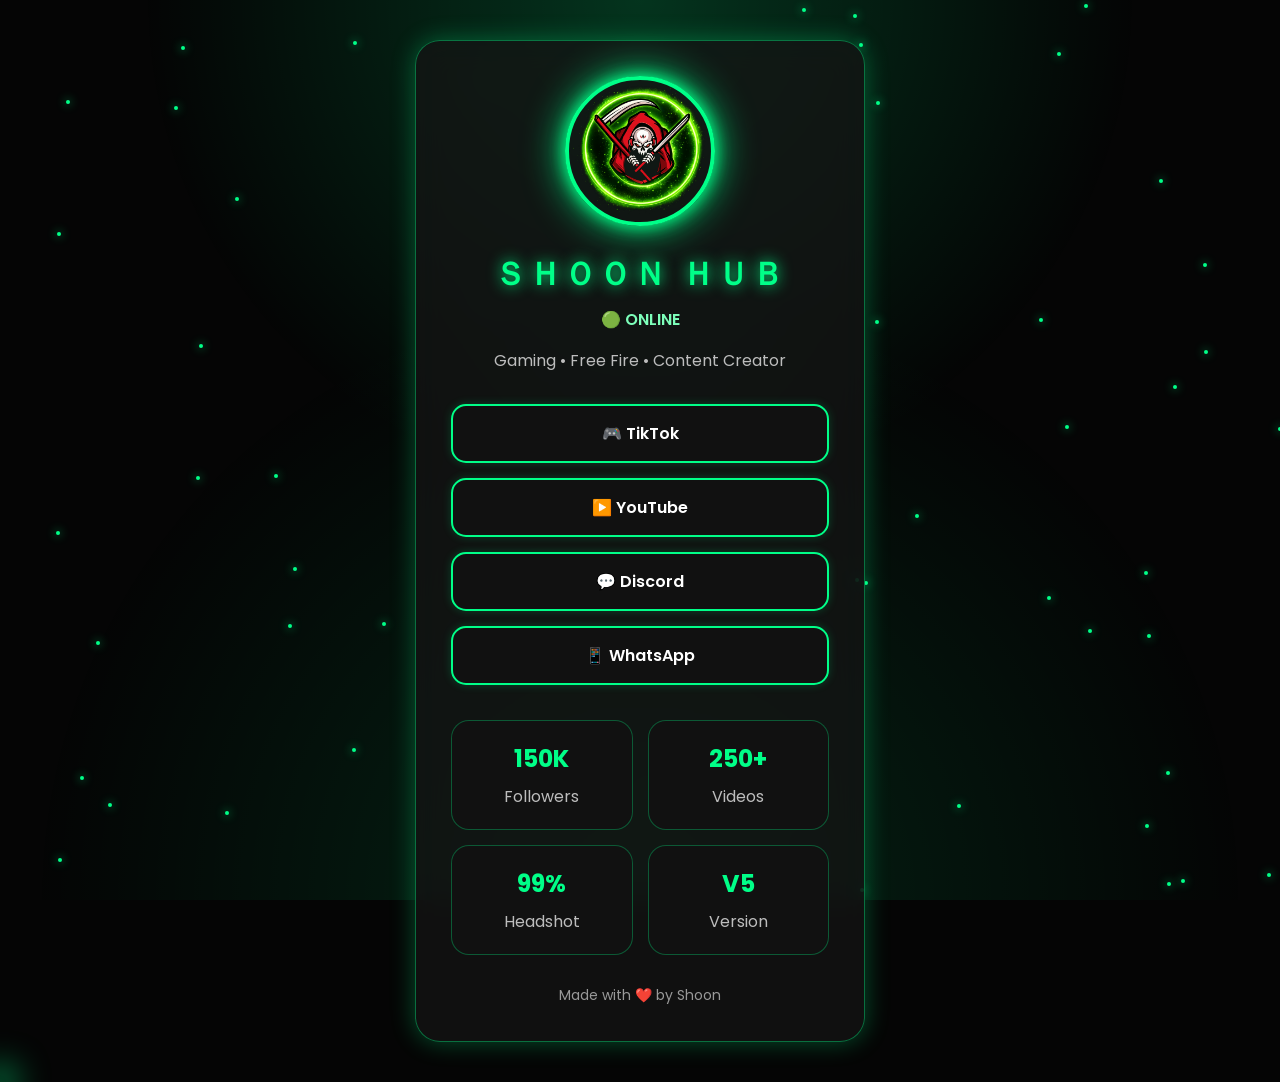
<file: index.html>
<!DOCTYPE html>
<html lang="en">

<head>

<meta charset="UTF-8">
<meta name="viewport" content="width=device-width, initial-scale=1.0">

<title>SHOON HUB V5</title>

<link rel="preconnect" href="https://fonts.googleapis.com">

<link rel="preconnect" href="https://fonts.gstatic.com" crossorigin>

<link href="https://fonts.googleapis.com/css2?family=Orbitron:wght@400;700;900&family=Poppins:wght@300;400;600;700&display=swap" rel="stylesheet">

<link rel="stylesheet" href="style.css">

</head>

<body>

<!-- Loading -->

<div id="loader">

<h1>SHOON HUB</h1>

</div>

<!-- Animated Background -->

<div id="particles"></div>

<!-- Main -->

<div class="container">

<div class="profile-card">

<img src="profile.jpg" class="profile">

<h1>ＳＨＯＯＮ ＨＵＢ</h1>

<p class="online">
🟢 ONLINE
</p>

<p class="bio">
Gaming • Free Fire • Content Creator
</p>

<div class="buttons">

<a href="#" class="btn">
🎮 TikTok
</a>

<a href="#" class="btn">
▶️ YouTube
</a>

<a href="#" class="btn">
💬 Discord
</a>

<a href="#" class="btn">
📱 WhatsApp
</a>

</div>

<div class="stats">

<div class="box">

<h2>150K</h2>

<p>Followers</p>

</div>

<div class="box">

<h2>250+</h2>

<p>Videos</p>

</div>

<div class="box">

<h2>99%</h2>

<p>Headshot</p>

</div>

<div class="box">

<h2>V5</h2>

<p>Version</p>

</div>

</div>

<footer>

Made with ❤️ by Shoon

</footer>

</div>

</div>

<script src="script.js"></script>

</body>

</html>
</file>
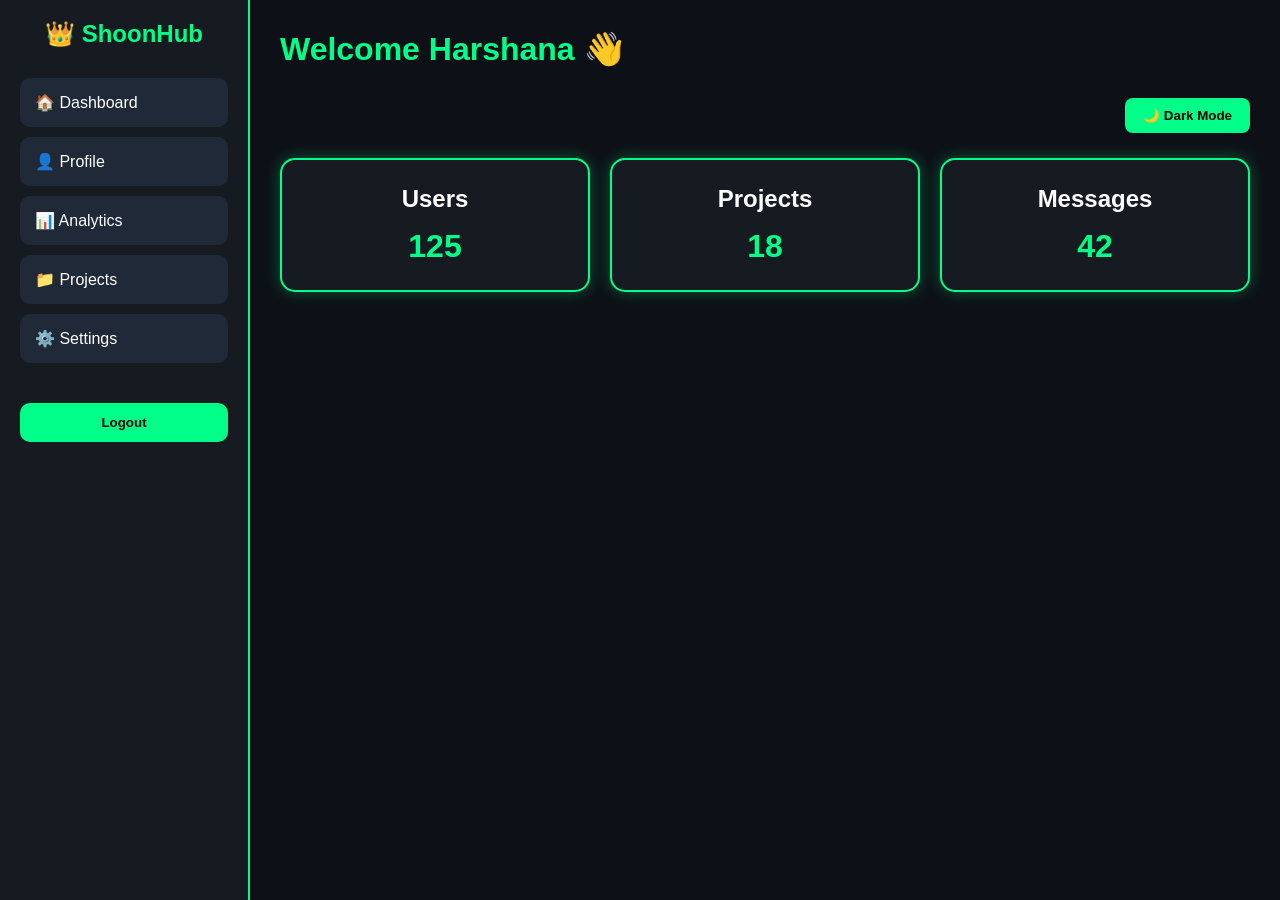
<file: admin.html>
<!DOCTYPE html>
<html lang="en">

<head>
    <meta charset="UTF-8">
    <meta name="viewport" content="width=device-width, initial-scale=1.0">
    <title>ShoonHub Dashboard</title>

    <link rel="stylesheet" href="admin.css">
</head>

<body>

<div class="sidebar">

    <h2>👑 ShoonHub</h2>

    <ul>
        <li>🏠 Dashboard</li>
      <li onclick="window.location.href='profile.html'">👤 Profile</li>

<li onclick="window.location.href='analytics.html'">📊 Analytics</li>
       <li onclick="window.location.href='projects.html'">
    📁 Projects
</li>
      <li onclick="window.location.href='settings.html'">
    ⚙️ Settings
</li> 
    </ul>

    <button onclick="logout()">Logout</button>

</div>

<div class="main">

    <h1>Welcome Harshana 👋</h1>
<div class="topbar">
    <div id="clock"></div>

    <button id="themeBtn">
        🌙 Dark Mode
    </button>
</div>
    <div class="cards">

        <div class="card">
            <h2>Users</h2>
            <p>125</p>
        </div>

        <div class="card">
            <h2>Projects</h2>
            <p>18</p>
        </div>

        <div class="card">
            <h2>Messages</h2>
            <p>42</p>
        </div>

    </div>

</div>

<script src="admin.js"></script>

</body>
</html>
</file>
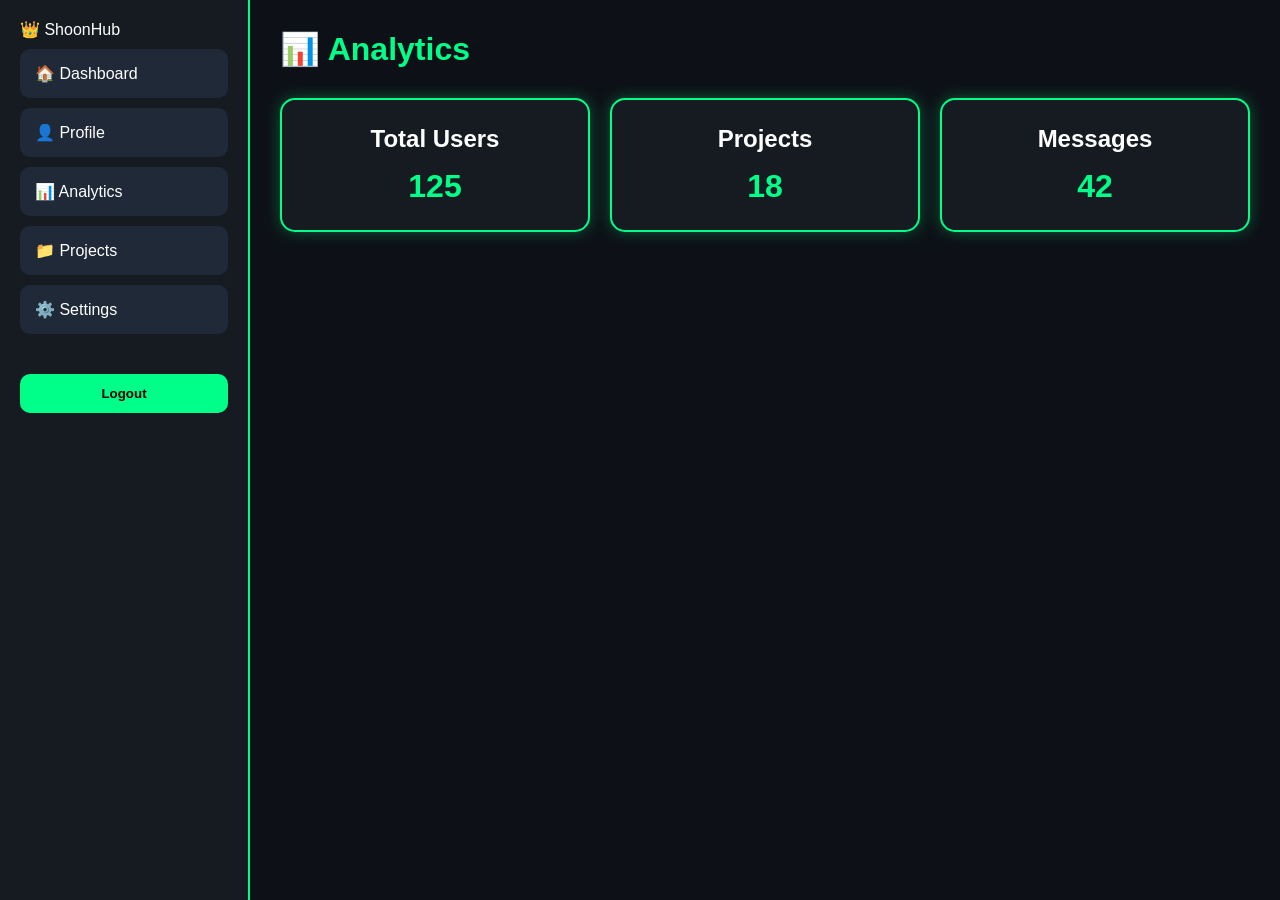
<file: analytics.html>
<!DOCTYPE html>
<html lang="en">
<head>
    <meta charset="UTF-8">
    <meta name="viewport" content="width=device-width, initial-scale=1.0">
    <title>Analytics - ShoonHub</title>

    <link rel="stylesheet" href="admin.css">
</head>
<body>

<div class="sidebar">

    <div class="logo">👑 ShoonHub</div>

    <ul>
        <li onclick="window.location.href='admin.html'">🏠 Dashboard</li>
        <li onclick="window.location.href='profile.html'">👤 Profile</li>
        <li class="active">📊 Analytics</li>
        <li onclick="window.location.href='projects.html'">📁 Projects</li>
        <li onclick="window.location.href='settings.html'">⚙️ Settings</li>
    </ul>

    <button onclick="logout()">Logout</button>

</div>

<div class="main">

    <h1>📊 Analytics</h1>

    <div class="cards">

        <div class="card">
            <h2>Total Users</h2>
            <p>125</p>
        </div>

        <div class="card">
            <h2>Projects</h2>
            <p>18</p>
        </div>

        <div class="card">
            <h2>Messages</h2>
            <p>42</p>
        </div>

    </div>

</div>

<script src="admin.js"></script>

</body>
</html>
</file>
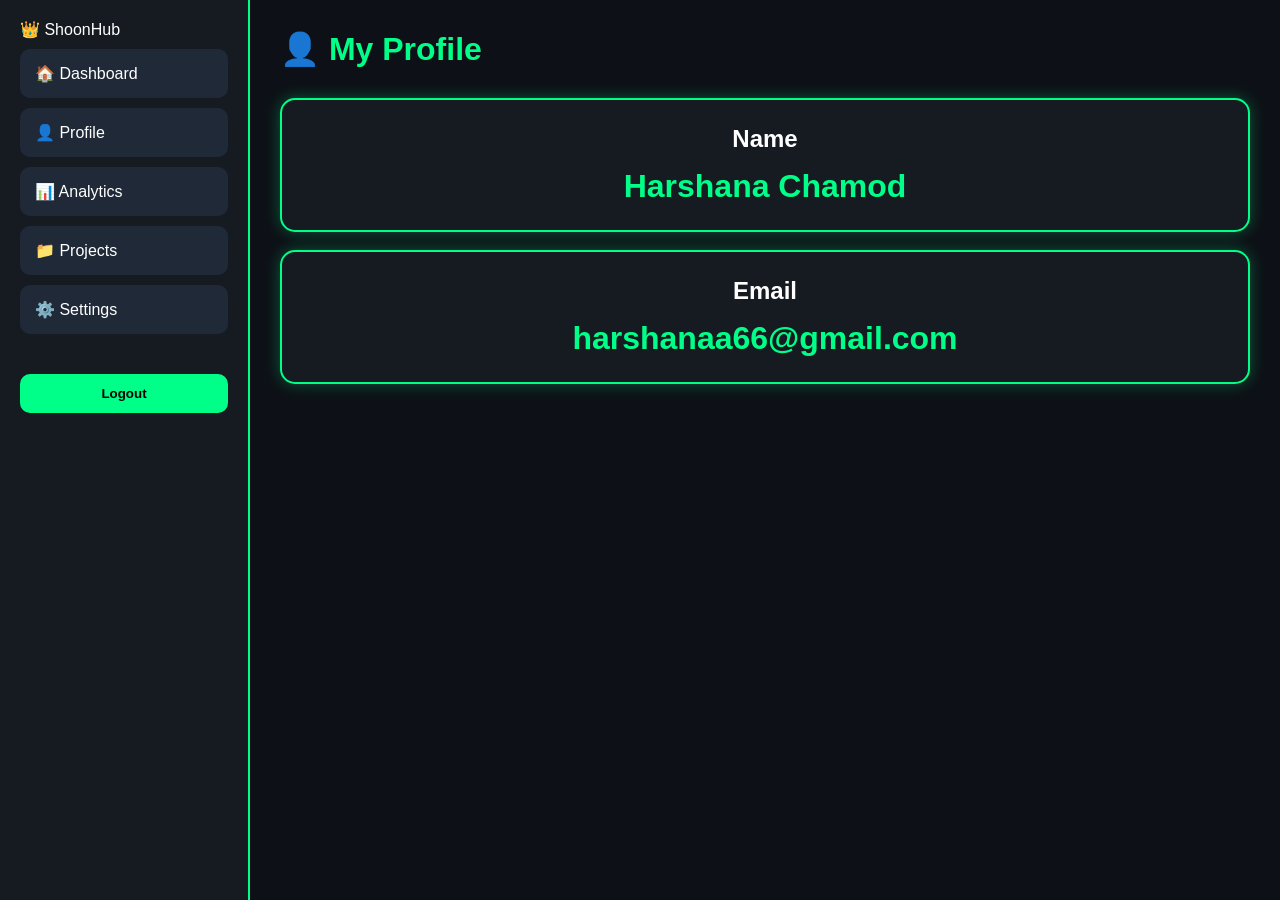
<file: profile.html>
<!DOCTYPE html>
<html lang="en">
<head>
    <meta charset="UTF-8">
    <meta name="viewport" content="width=device-width, initial-scale=1.0">
    <title>Profile - ShoonHub</title>

    <link rel="stylesheet" href="admin.css">
</head>
<body>

<div class="sidebar">

    <div class="logo">👑 ShoonHub</div>

    <ul>
        <li onclick="window.location.href='admin.html'">🏠 Dashboard</li>
        <li class="active">👤 Profile</li>
        <li onclick="window.location.href='analytics.html'">📊 Analytics</li>
        <li onclick="window.location.href='projects.html'">📁 Projects</li>
        <li onclick="window.location.href='settings.html'">⚙️ Settings</li>
    </ul>

    <button onclick="logout()">Logout</button>

</div>

<div class="main">

    <h1>👤 My Profile</h1>

    <div class="card">
        <h2>Name</h2>
        <p>Harshana Chamod</p>
    </div>

    <br>

    <div class="card">
        <h2>Email</h2>
        <p>harshanaa66@gmail.com</p>
    </div>

</div>

<script src="admin.js"></script>

</body>
</html>
</file>
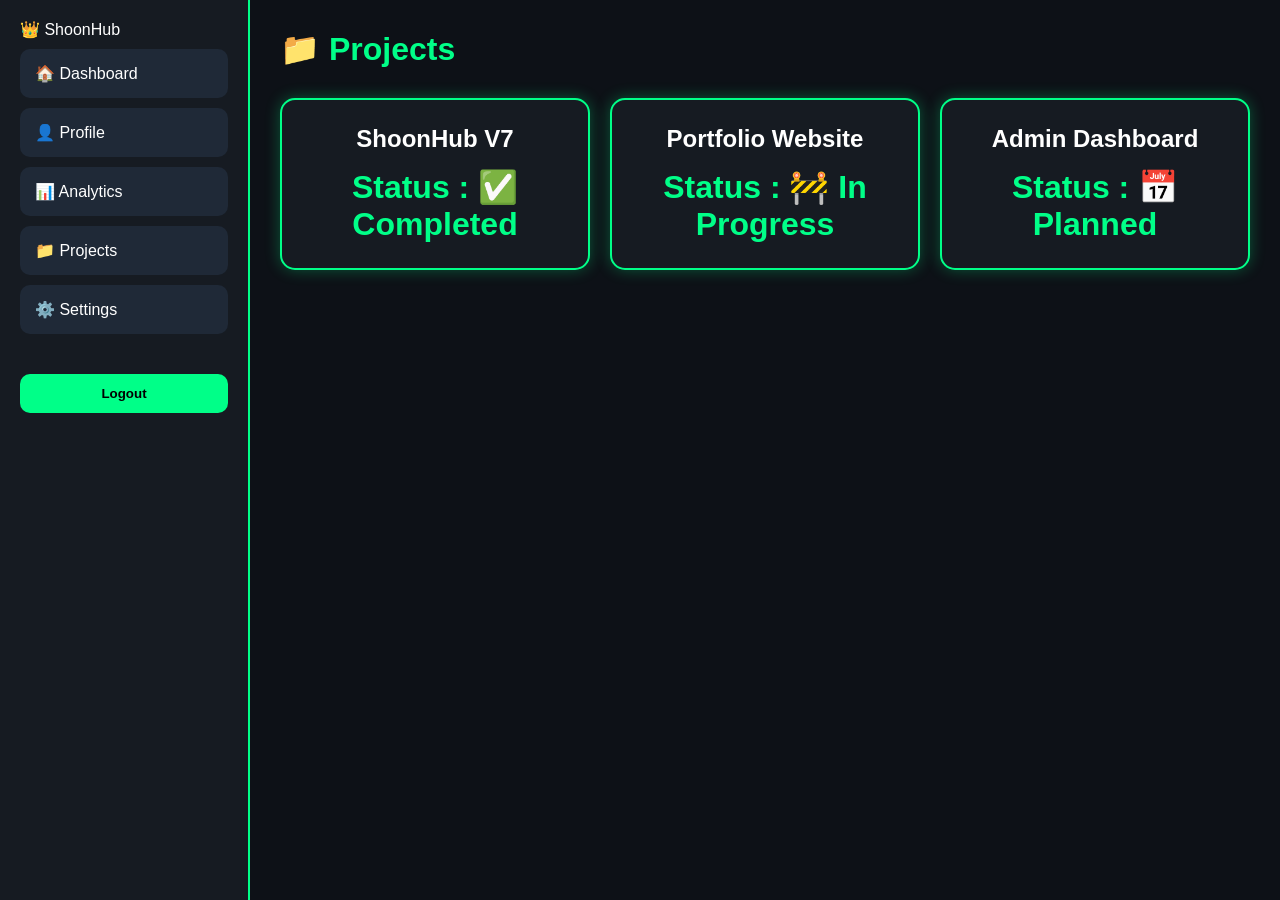
<file: projects.html>
<!DOCTYPE html>
<html lang="en">
<head>
<meta charset="UTF-8">
<meta name="viewport" content="width=device-width, initial-scale=1.0">
<title>Projects</title>

<link rel="stylesheet" href="admin.css">

</head>
<body>

<div class="sidebar">

    <div class="logo">
        👑 ShoonHub
    </div>

    <ul>
        <li onclick="window.location.href='admin.html'">🏠 Dashboard</li>
        <li onclick="window.location.href='profile.html'">👤 Profile</li>
        <li onclick="window.location.href='analytics.html'">📊 Analytics</li>
        <li class="active">📁 Projects</li>
        <li onclick="window.location.href='settings.html'">⚙️ Settings</li>
    </ul>

    <button onclick="logout()">Logout</button>

</div>

<div class="main">

    <h1>📁 Projects</h1>

    <div class="cards">

        <div class="card">
            <h2>ShoonHub V7</h2>
            <p>Status : ✅ Completed</p>
        </div>

        <div class="card">
            <h2>Portfolio Website</h2>
            <p>Status : 🚧 In Progress</p>
        </div>

        <div class="card">
            <h2>Admin Dashboard</h2>
            <p>Status : 📅 Planned</p>
        </div>

    </div>

</div>

<script>
function logout(){
    window.location.href="login.html";
}
</script>

</body>
</html>
</file>
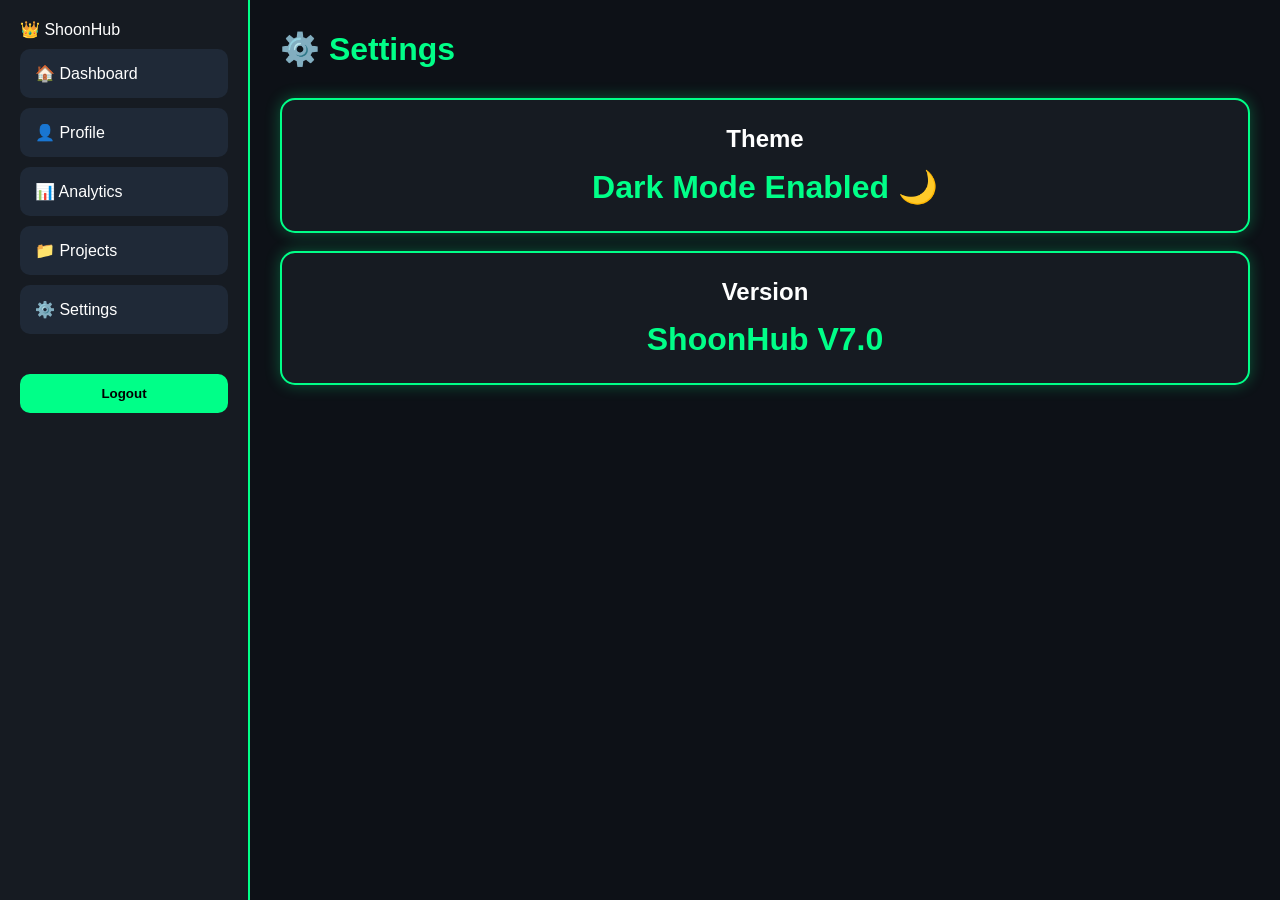
<file: settings.html>
<!DOCTYPE html>
<html lang="en">
<head>
<meta charset="UTF-8">
<meta name="viewport" content="width=device-width, initial-scale=1.0">
<title>Settings</title>

<link rel="stylesheet" href="admin.css">
</head>

<body>

<div class="sidebar">

    <div class="logo">
        👑 ShoonHub
    </div>

    <ul>
        <li onclick="window.location.href='admin.html'">🏠 Dashboard</li>
        <li onclick="window.location.href='profile.html'">👤 Profile</li>
        <li onclick="window.location.href='analytics.html'">📊 Analytics</li>
        <li onclick="window.location.href='projects.html'">📁 Projects</li>
        <li class="active">⚙️ Settings</li>
    </ul>

    <button onclick="logout()">Logout</button>

</div>

<div class="main">

    <h1>⚙️ Settings</h1>

    <div class="card">
        <h2>Theme</h2>
        <p>Dark Mode Enabled 🌙</p>
    </div>

    <br>

    <div class="card">
        <h2>Version</h2>
        <p>ShoonHub V7.0</p>
    </div>

</div>

<script>
function logout(){
    window.location.href="login.html";
}
</script>

</body>
</html>
</file>
<file: style.css>
/* ===========================
   SHOON HUB V5
=========================== */

*{
    margin:0;
    padding:0;
    box-sizing:border-box;
}

:root{

    --bg:#050505;
    --card:#101010;
    --green:#00ff88;
    --green2:#00cc66;
    --white:#ffffff;
    --gray:#bdbdbd;

}

html{
    scroll-behavior:smooth;
}

body{

    background:var(--bg);

    color:var(--white);

    font-family:"Poppins",sans-serif;

    overflow-x:hidden;

}

/* ===========================
 LOADER
=========================== */

#loader{

    position:fixed;

    width:100%;
    height:100vh;

    background:#000;

    display:flex;

    justify-content:center;

    align-items:center;

    z-index:9999;

}

#loader h1{

    color:var(--green);

    font-family:"Orbitron",sans-serif;

    letter-spacing:5px;

    text-shadow:

    0 0 15px var(--green),

    0 0 35px var(--green);

}

/* ===========================
 BACKGROUND
=========================== */

body::before{

    content:"";

    position:fixed;

    inset:0;

    background:

    radial-gradient(circle at top,#00ff8830,transparent 45%),

    radial-gradient(circle at bottom,#00ff8820,transparent 55%);

    z-index:-2;

}

#particles{

    position:fixed;

    inset:0;

    z-index:-1;

}

/* ===========================
 CONTAINER
=========================== */

.container{

    width:100%;

    min-height:100vh;

    display:flex;

    justify-content:center;

    align-items:center;

    padding:40px;

}

/* ===========================
 CARD
=========================== */

.profile-card{

    width:100%;

    max-width:450px;

    background:rgba(20,20,20,.75);

    backdrop-filter:blur(15px);

    border:1px solid rgba(0,255,136,.4);

    border-radius:25px;

    padding:35px;

    text-align:center;

    box-shadow:

    0 0 25px rgba(0,255,136,.3);

}

/* ===========================
 PROFILE
=========================== */

.profile{

    width:150px;

    height:150px;

    border-radius:50%;

    object-fit:cover;

    border:4px solid var(--green);

    box-shadow:

    0 0 15px var(--green),

    0 0 40px var(--green);

    transition:.4s;

}

.profile:hover{

    transform:scale(1.08);

}

/* ===========================
 TITLE
=========================== */

.profile-card h1{

    margin-top:20px;

    color:var(--green);

    font-family:"Orbitron",sans-serif;

    letter-spacing:3px;

    text-shadow:

    0 0 15px var(--green);

}

.online{

    margin-top:10px;

    color:#7dffba;

    font-weight:600;

}

.bio{

    margin-top:15px;

    color:var(--gray);

    line-height:1.7;

}
/* ===========================
   BUTTONS
=========================== */

.buttons{

    margin-top:30px;

    display:flex;

    flex-direction:column;

    gap:15px;

}

.btn{

    display:block;

    padding:15px;

    border:2px solid var(--green);

    border-radius:15px;

    color:var(--white);

    text-decoration:none;

    font-weight:600;

    transition:.35s;

    background:#111;

    box-shadow:0 0 10px rgba(0,255,136,.2);

}

.btn:hover{

    background:var(--green);

    color:#000;

    transform:translateY(-4px);

    box-shadow:

    0 0 20px var(--green),

    0 0 40px var(--green);

}

/* ===========================
   STATS
=========================== */

.stats{

    margin-top:35px;

    display:grid;

    grid-template-columns:repeat(2,1fr);

    gap:15px;

}

.box{

    background:#111;

    border:1px solid rgba(0,255,136,.3);

    border-radius:18px;

    padding:20px;

    transition:.3s;

}

.box:hover{

    transform:translateY(-5px);

    border-color:var(--green);

    box-shadow:0 0 20px rgba(0,255,136,.4);

}

.box h2{

    color:var(--green);

    margin-bottom:8px;

    font-size:24px;

}

.box p{

    color:var(--gray);

}

/* ===========================
   FOOTER
=========================== */

footer{

    margin-top:30px;

    color:#999;

    font-size:14px;

}

/* ===========================
   SCROLLBAR
=========================== */

::-webkit-scrollbar{

    width:8px;

}

::-webkit-scrollbar-thumb{

    background:var(--green);

    border-radius:20px;

}

::-webkit-scrollbar-track{

    background:#000;

}

/* ===========================
   ANIMATION
=========================== */

@keyframes glow{

    0%{

        box-shadow:

        0 0 10px var(--green);

    }

    50%{

        box-shadow:

        0 0 35px var(--green);

    }

    100%{

        box-shadow:

        0 0 10px var(--green);

    }

}

.profile{

    animation:glow 3s infinite;

}

.profile-card{

    animation:fadeUp .8s ease;

}

@keyframes fadeUp{

    from{

        opacity:0;

        transform:translateY(40px);

    }

    to{

        opacity:1;

        transform:translateY(0);

    }

}

/* ===========================
   MOBILE
=========================== */

@media(max-width:768px){

    .profile-card{

        padding:25px;

    }

    .profile{

        width:120px;

        height:120px;

    }

    .profile-card h1{

        font-size:24px;

    }

    .stats{

        grid-template-columns:1fr;

    }

}.btn{
    position:relative;
    overflow:hidden;
}

.ripple{

    position:absolute;

    border-radius:50%;

    transform:scale(0);

    background:rgba(255,255,255,.5);

    animation:ripple .6s linear;

}

@keyframes ripple{

    to{

        transform:scale(4);

        opacity:0;

    }

}/* ===========================
   PARTICLES
=========================== */

#particles{

    position:fixed;

    inset:0;

    overflow:hidden;

    pointer-events:none;

}

.particle{

    position:absolute;

    width:4px;

    height:4px;

    border-radius:50%;

    background:#00ff88;

    box-shadow:0 0 10px #00ff88;

    animation:float linear infinite;

}

@keyframes float{

    0%{

        transform:translateY(0);

        opacity:0;

    }

    20%{

        opacity:1;

    }

    100%{

        transform:translateY(-120vh);

        opacity:0;

    }

}

/* ===========================
   CURSOR GLOW
=========================== */

.cursor-glow{

    position:fixed;

    width:25px;

    height:25px;

    border-radius:50%;

    background:#00ff88;

    filter:blur(18px);

    pointer-events:none;

    transform:translate(-50%,-50%);

    z-index:999;

}
</file>
<file: admin.css>
*{
    margin:0;
    padding:0;
    box-sizing:border-box;
    font-family:Arial,sans-serif;
}

body{
    display:flex;
    min-height:100vh;
    background:#0d1117;
    color:#fff;
}

.sidebar{
    width:250px;
    background:#161b22;
    padding:20px;
    border-right:2px solid #00ff88;
}

.sidebar h2{
    color:#00ff88;
    text-align:center;
    margin-bottom:30px;
}

.sidebar ul{
    list-style:none;
}

.sidebar ul li{
    padding:15px;
    margin:10px 0;
    background:#1f2937;
    border-radius:10px;
    cursor:pointer;
    transition:.3s;
}

.sidebar ul li:hover{
    background:#00ff88;
    color:#000;
}

.sidebar button{
    width:100%;
    padding:12px;
    margin-top:30px;
    border:none;
    border-radius:10px;
    background:#00ff88;
    color:#000;
    font-weight:bold;
    cursor:pointer;
}.main{
    flex:1;
    padding:30px;
}

.main h1{
    color:#00ff88;
    margin-bottom:30px;
}

.cards{
    display:grid;
    grid-template-columns:repeat(auto-fit,minmax(220px,1fr));
    gap:20px;
}

.card{
    background:#161b22;
    border:2px solid #00ff88;
    border-radius:15px;
    padding:25px;
    text-align:center;
    box-shadow:0 0 15px rgba(0,255,136,.3);
    transition:.3s;
}

.card:hover{
    transform:translateY(-5px);
    box-shadow:0 0 25px rgba(0,255,136,.8);
}

.card h2{
    margin-bottom:15px;
    color:#fff;
}

.card p{
    font-size:32px;
    font-weight:bold;
    color:#00ff88;
}.topbar{
    display:flex;
    justify-content:space-between;
    align-items:center;
    margin-bottom:25px;
}

#clock{
    font-size:18px;
    color:#00ff88;
    font-weight:bold;
}

#themeBtn{
    padding:10px 18px;
    border:none;
    border-radius:8px;
    background:#00ff88;
    color:#000;
    cursor:pointer;
    font-weight:bold;
}

.light-mode{
    background:#f5f5f5;
    color:#111;
}

.light-mode .sidebar{
    background:#ffffff;
    border-right:2px solid #00ff88;
}

.light-mode .card{
    background:#ffffff;
    color:#111;
}
</file>
